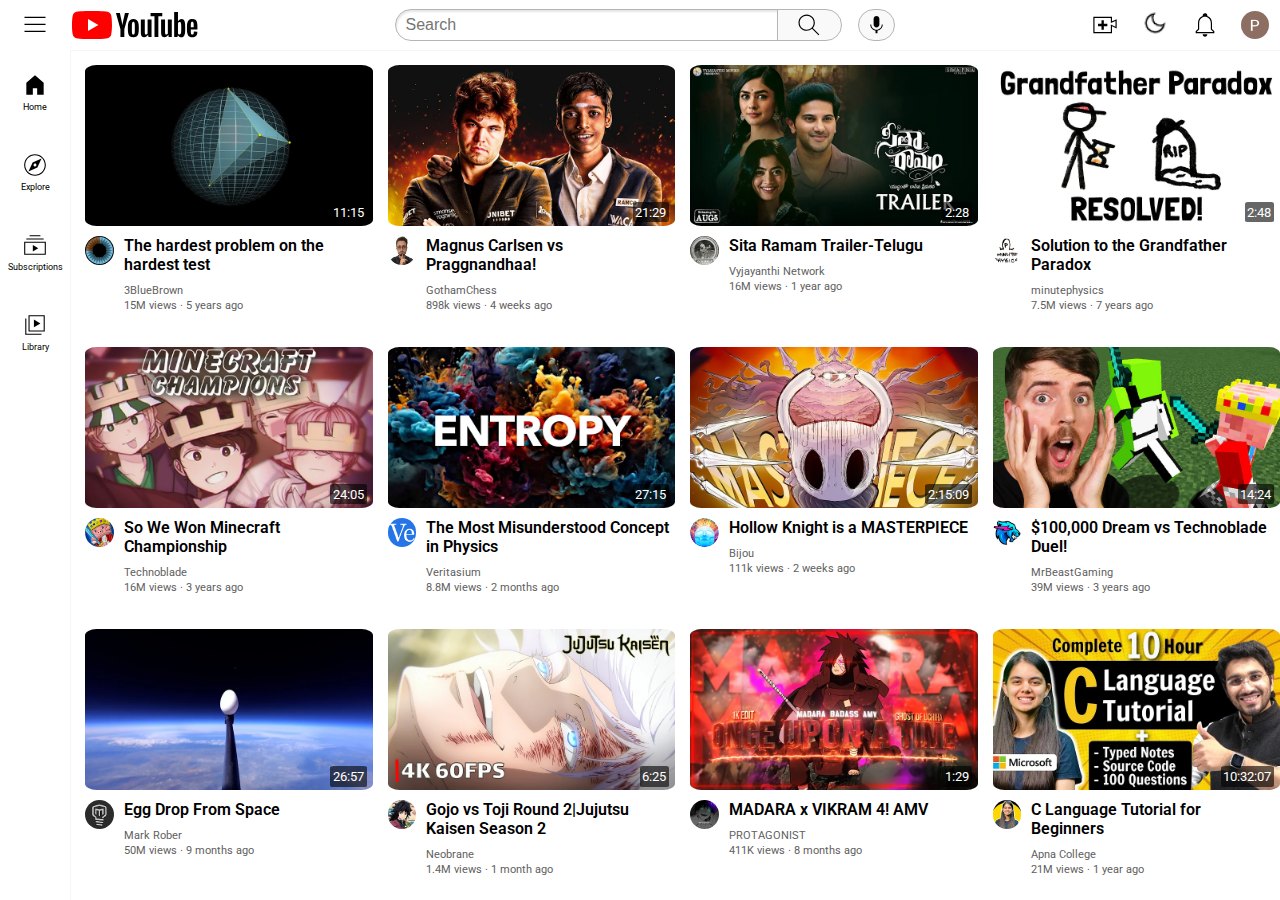
<file: index.html>
<!DOCTYPE html>
<html>
    <head>
        <title>YOUTUBE_MINICLONE_GCP</title>
        <link rel="stylesheet" href="style.css">

        <!--adding roboto font-->
        <link rel="preconnect" href="https://fonts.googleapis.com">
        <link rel="preconnect" href="https://fonts.gstatic.com" crossorigin>
        <link href="https://fonts.googleapis.com/css2?family=Roboto:ital,wght@0,400;0,700;1,400&display=swap" rel="stylesheet">
    </head>
    <body>
        <header class="header">
            <div class="left_part">
                <img class="icon" src="icons/menu.svg">
                <img class="icon" src="icons/youtubelogo.svg">
            </div>
            <div class="middle_part">
                <input type="search" placeholder="Search" class="search_box">
                <button class="search_button">
                    <img class="icon" src="icons/search.svg">
                    <div class="tool_desc">Search</div>
                </button>
                <button class="voice">
                    <img class="voiceicon" src="icons/voice-search-icon.svg">
                </button>
            </div>
            <div class="right_part">
                <div class="right_button">
                    <img class="icon" src="icons/upload.svg">
                    <div class="tool_desc">Create</div>
                </div>
                
                <div class="right_button">
                    <a href="dark_mode.html">
                        <img class="icon" src="icons/night.png">
                    </a>
                    <div class="tool_desc">Dark mode</div>
                </div>
                
                <div class="right_button">
                    <img class="icon" src="icons/notifications.svg">
                    <div class="tool_desc">Notifications</div>
                </div>
                
                <img class="self" src="icons/self.jpg">
            </div>
        </header>

        <nav class="sidebar">
            <div class="sidebar_icons">
                <img src="icons\home.svg">
                <div>Home</div>
            </div>
            <div class="sidebar_icons">
                <img src="icons\explore.svg">
                <div>Explore</div>
            </div>
            <div class="sidebar_icons">
                <img src="icons\subscriptions.svg">
                <div>Subscriptions</div>
            </div>
            <div class="sidebar_icons">
                <img src="icons\library.svg">
                <div>Library</div>
            </div>
        </nav>

        <main class="videos">
            <!-- video 1 -->
            <div class="video">
                <div class="video_thumbnail">
                    <a href="https://youtu.be/OkmNXy7er84?si=Qpxh65M1PzgxPA0c">
                        <img class="video_thumbnail_1" src="thumbnails\1.webp">
                    </a>
                    <div class="video_time">
                        11:15 
                    </div>
                </div>
                
                <div class="video_data">
                    <div class="profile_div">
                        <img  class="video_profile" src="profiles\1.jpg">
                    </div>
                    <div class="video_name">
                        <p class="video_title">
                            The hardest problem on the hardest test
                        </p>
                        <p class="video_channel">
                            3BlueBrown
                        </p>
                        <p class="video_stats">
                            15M views &centerdot; 5 years ago
                        </p>
                    </div>
                </div>
            </div>

            <!-- video 2 -->
            <div class="video">
                <div class="video_thumbnail">
                    <a href="https://youtu.be/Cc707fwzf3o?si=_1nT_8_OkGMysxbe">
                        <img class="video_thumbnail_1" src="thumbnails\2.webp">
                    </a>
                    <div class="video_time">
                        21:29 
                    </div>
                </div>
                
                <div class="video_data">
                    <div class="profile_div">
                        <img  class="video_profile" src="profiles\2.jpg">
                    </div>
                    <div class="video_name">
                        <p class="video_title">
                            Magnus Carlsen vs Praggnandhaa!
                        </p>
                        <p class="video_channel">
                            GothamChess
                        </p>
                        <p class="video_stats">
                            898k views &centerdot; 4 weeks ago
                        </p>
                    </div>
                </div>
            </div>

            <!-- video 3 -->
            <div class="video">
                <div class="video_thumbnail">
                    <a href="https://youtu.be/Ljk6tGZ1l3A?si=wNkJ88TC-1WnaJg4">
                        <img class="video_thumbnail_1" src="thumbnails\3.webp">
                    </a>
                    <div class="video_time">
                        2:28
                    </div>
                </div>
                
                <div class="video_data">
                    <div class="profile_div">
                        <img  class="video_profile" src="profiles\3.jpg">
                    </div>
                    <div class="video_name">
                        <p class="video_title">
                            Sita Ramam Trailer-Telugu
                        </p>
                        <p class="video_channel">
                            Vyjayanthi Network
                        </p>
                        <p class="video_stats">
                            16M views &centerdot; 1 year ago
                        </p>
                    </div>
                </div>
            </div>

            <!-- video 4 -->
            <div class="video">
                <div class="video_thumbnail">
                    <a href="https://youtu.be/XayNKY944lY?si=y464PU31-LaaN86W">
                        <img class="video_thumbnail_1" src="thumbnails\4.webp">
                    </a>
                    <div class="video_time">
                       2:48  
                    </div>
                </div>
                
                <div class="video_data">
                    <div class="profile_div">
                        <img  class="video_profile" src="profiles\4.jpg">
                    </div>
                    <div class="video_name">
                        <p class="video_title">
                            Solution to the Grandfather Paradox
                        </p>
                        <p class="video_channel">
                            minutephysics
                        </p>
                        <p class="video_stats">
                            7.5M views &centerdot; 7 years ago
                        </p>
                    </div>
                </div>
            </div>

            <!-- video 5 -->
            <div class="video">
                <div class="video_thumbnail">
                    <a href="https://youtu.be/bMMYWpS900M?si=SqfY5Xf0gpcBZaSU">
                        <img class="video_thumbnail_1" src="thumbnails\5.webp">
                    </a>
                    <div class="video_time">
                        24:05 
                    </div>
                </div>
                
                <div class="video_data">
                    <div class="profile_div">
                        <img  class="video_profile" src="profiles\5.jpg">
                    </div>
                    <div class="video_name">
                        <p class="video_title">
                            So We Won Minecraft Championship
                        </p>
                        <p class="video_channel">
                            Technoblade
                        </p>
                        <p class="video_stats">
                            16M views &centerdot; 3 years ago
                        </p>
                    </div>
                </div>
            </div>

            <!-- video 6 -->
            <div class="video">
                <div class="video_thumbnail">
                    <a href="https://youtu.be/DxL2HoqLbyA?si=8kurf9PsVDEL27t0">
                        <img class="video_thumbnail_1" src="thumbnails\6.webp">
                    </a>
                    <div class="video_time">
                        27:15
                    </div>
                </div>
                
                <div class="video_data">
                    <div class="profile_div">
                        <img  class="video_profile" src="profiles\6.jpg">
                    </div>
                    <div class="video_name">
                        <p class="video_title">
                            The Most Misunderstood Concept in Physics 
                        </p>
                        <p class="video_channel">
                            Veritasium
                        </p>
                        <p class="video_stats">
                            8.8M views &centerdot; 2 months ago
                        </p>
                    </div>
                </div>
            </div>

            <!-- video 7 -->
            <div class="video">
                <div class="video_thumbnail">
                    <a href="https://youtu.be/cHsQiW1ksbQ?si=mJ-1SPvf3lm2lb2Q">
                        <img class="video_thumbnail_1" src="thumbnails\7.webp">
                    </a>
                    <div class="video_time">
                        2:15:09 
                    </div>
                </div>
                
                <div class="video_data">
                    <div class="profile_div">
                        <img  class="video_profile" src="profiles\7.jpg">
                    </div>
                    <div class="video_name">
                        <p class="video_title">
                            Hollow Knight is a MASTERPIECE
                        </p>
                        <p class="video_channel">
                            Bijou
                        </p>
                        <p class="video_stats">
                            111k views &centerdot; 2 weeks ago
                        </p>
                    </div>
                </div>
            </div>

            <!-- video 8 -->
            <div class="video">
                <div class="video_thumbnail">
                    <a href="https://youtu.be/zVCs9Cug_qM?si=su6KkcesZ8NFlpCd">
                        <img class="video_thumbnail_1" src="thumbnails\8.webp">
                    </a>
                    <div class="video_time">
                        14:24 
                    </div>
                </div>
                
                <div class="video_data">
                    <div class="profile_div">
                        <img  class="video_profile" src="profiles\8.jpg">
                    </div>
                    <div class="video_name">
                        <p class="video_title">
                            $100,000 Dream vs Technoblade Duel!
                        </p>
                        <p class="video_channel">
                            MrBeastGaming
                        </p>
                        <p class="video_stats">
                            39M views &centerdot; 3 years ago
                        </p>
                    </div>
                </div>
            </div>

            <!-- video 9 -->
            <div class="video">
                <div class="video_thumbnail">
                    <a href="https://youtu.be/BYVZh5kqaFg?si=wx5wTVQZ2OaPsbfv">
                        <img class="video_thumbnail_1" src="thumbnails\9.webp">
                    </a>
                    <div class="video_time">
                        26:57 
                    </div>
                </div>
                
                <div class="video_data">
                    <div class="profile_div">
                        <img  class="video_profile" src="profiles\9.jpg">
                    </div>
                    <div class="video_name">
                        <p class="video_title">
                            Egg Drop From Space
                        </p>
                        <p class="video_channel">
                            Mark Rober
                        </p>
                        <p class="video_stats">
                            50M views &centerdot; 9 months ago
                        </p>
                    </div>
                </div>
            </div>

            <!-- video 10 -->
            <div class="video">
                <div class="video_thumbnail">
                    <a href="https://youtu.be/4Jt78n_A7jM?si=bOhTUJfkQQM_B0hy">
                        <img class="video_thumbnail_1" src="thumbnails\10.webp">
                    </a>
                    <div class="video_time">
                        6:25 
                    </div>
                </div>
                
                <div class="video_data">
                    <div class="profile_div">
                        <img  class="video_profile" src="profiles\10.jpg">
                    </div>
                    <div class="video_name">
                        <p class="video_title">
                            Gojo vs Toji Round 2|Jujutsu Kaisen Season 2
                        </p>
                        <p class="video_channel">
                            Neobrane
                        </p>
                        <p class="video_stats">
                            1.4M views &centerdot; 1 month ago
                        </p>
                    </div>
                </div>
            </div>

            <!-- video 11 -->
            <div class="video">
                <div class="video_thumbnail">
                    <a href="https://youtu.be/_ge5lO3DyPU?si=1OJjUhz-YG-aMxQ_">
                        <img class="video_thumbnail_1" src="thumbnails\11.webp">
                    </a>
                    <div class="video_time">
                        1:29 
                    </div>
                </div>
                
                <div class="video_data">
                    <div class="profile_div">
                        <img  class="video_profile" src="profiles\11.jpg">
                    </div>
                    <div class="video_name">
                        <p class="video_title">
                            MADARA x VIKRAM 4! AMV
                        </p>
                        <p class="video_channel">
                            PROTAGONIST
                        </p>
                        <p class="video_stats">
                            411K views &centerdot; 8 months ago
                        </p>
                    </div>
                </div>
            </div>

            <!-- video 12 -->
            <div class="video">
                <div class="video_thumbnail">
                    <a href="https://youtu.be/irqbmMNs2Bo?si=dv8Kfc_JF73qG5-Q">
                        <img class="video_thumbnail_1" src="thumbnails\12.webp">
                    </a>
                    <div class="video_time">
                        10:32:07
                    </div>
                </div>
                
                <div class="video_data">
                    <div class="profile_div">
                        <img  class="video_profile" src="profiles\12.jpg">
                    </div>
                    <div class="video_name">
                        <p class="video_title">
                            C Language Tutorial for Beginners
                        </p>
                        <p class="video_channel">
                            Apna College
                        </p>
                        <p class="video_stats">
                            21M views &centerdot; 1 year ago
                        </p>
                    </div>
                </div>
            </div>
        </main>
    </body>
</html>
</file>
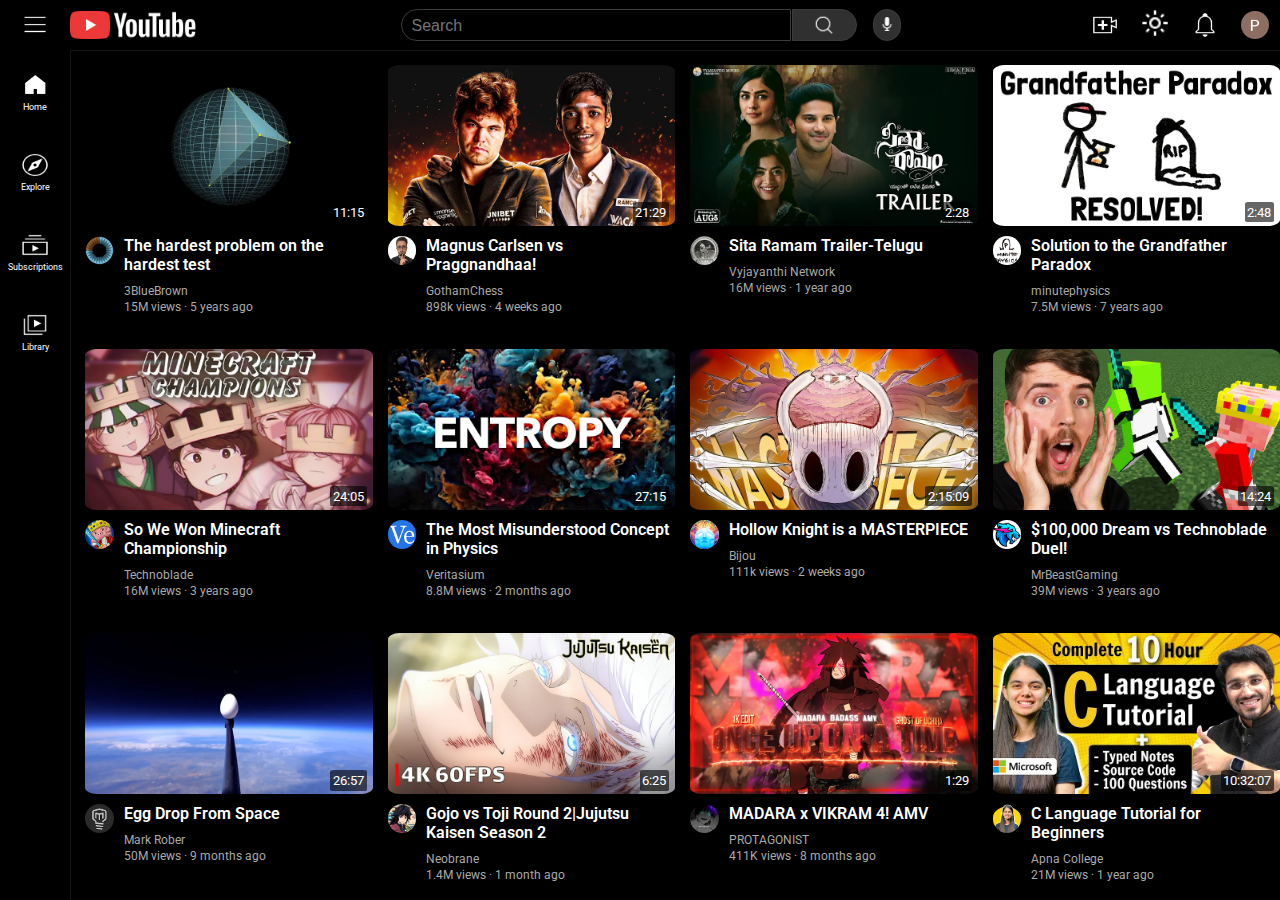
<file: dark_mode.html>
<!DOCTYPE html>
<html>
    <head>
        <title>YOUTUBE_MINICLONE_GCP_DARK</title>
        <link rel="stylesheet" href="dark_styles.css">

        <!--adding roboto font-->
        <link rel="preconnect" href="https://fonts.googleapis.com">
        <link rel="preconnect" href="https://fonts.gstatic.com" crossorigin>
        <link href="https://fonts.googleapis.com/css2?family=Roboto:ital,wght@0,400;0,700;1,400&display=swap" rel="stylesheet">
    </head>
    <body>
        <header class="header">
            <div class="left_part">
                <img class="icon" src="darkicons\menu.png">
                <img class="logoicon" src="icons\darklogo.png">
            </div>
            <div class="middle_part">
                <input type="search" placeholder="Search" class="search_box">
                <button class="search_button">
                    <img class="icon" src="darkicons\search.png">
                    <div class="tool_desc">Search</div>
                </button>
                <button class="voice">
                    <img class="voiceicon" src="darkicons\voice.png">
                </button>
            </div>
            <div class="right_part">
                <div class="right_button">
                    <img class="icon" src="darkicons/upload.png">
                    <div class="tool_desc">Create</div>
                </div>
                
                <div class="right_button">
                    <a href=" https://geeteshpaidi.github.io/youtube_mini_pgc/">
                        <img class="icon" src="darkicons/light.png">
                    </a>
                    <div class="tool_desc">Light mode</div>
                </div>
                
                <div class="right_button">
                    <img class="icon" src="darkicons/notifications.png">
                    <div class="tool_desc">Notifications</div>
                </div>
                
                <img class="self" src="icons/self.jpg">
            </div>
        </header>

        <nav class="sidebar">
            <div class="sidebar_icons">
                <img src="darkicons\home.png">
                <div>Home</div>
            </div>
            <div class="sidebar_icons">
                <img src="darkicons\explore.png">
                <div>Explore</div>
            </div>
            <div class="sidebar_icons">
                <img src="darkicons\subscriptions.png">
                <div>Subscriptions</div>
            </div>
            <div class="sidebar_icons">
                <img src="darkicons\library.png">
                <div>Library</div>
            </div>
        </nav>

        <main class="videos">
            <!-- video 1 -->
            <div class="video">
                <div class="video_thumbnail">
                    <a href="https://youtu.be/OkmNXy7er84?si=Qpxh65M1PzgxPA0c">
                        <img class="video_thumbnail_1" src="thumbnails\1.webp">
                    </a>
                    <div class="video_time">
                        11:15 
                    </div>
                </div>
                
                <div class="video_data">
                    <div class="profile_div">
                        <img  class="video_profile" src="profiles\1.jpg">
                    </div>
                    <div class="video_name">
                        <p class="video_title">
                            The hardest problem on the hardest test
                        </p>
                        <p class="video_channel">
                            3BlueBrown
                        </p>
                        <p class="video_stats">
                            15M views &centerdot; 5 years ago
                        </p>
                    </div>
                </div>
            </div>

            <!-- video 2 -->
            <div class="video">
                <div class="video_thumbnail">
                    <a href="https://youtu.be/Cc707fwzf3o?si=_1nT_8_OkGMysxbe">
                        <img class="video_thumbnail_1" src="thumbnails\2.webp">
                    </a>
                    <div class="video_time">
                        21:29 
                    </div>
                </div>
                
                <div class="video_data">
                    <div class="profile_div">
                        <img  class="video_profile" src="profiles\2.jpg">
                    </div>
                    <div class="video_name">
                        <p class="video_title">
                            Magnus Carlsen vs Praggnandhaa!
                        </p>
                        <p class="video_channel">
                            GothamChess
                        </p>
                        <p class="video_stats">
                            898k views &centerdot; 4 weeks ago
                        </p>
                    </div>
                </div>
            </div>

            <!-- video 3 -->
            <div class="video">
                <div class="video_thumbnail">
                    <a href="https://youtu.be/Ljk6tGZ1l3A?si=wNkJ88TC-1WnaJg4">
                        <img class="video_thumbnail_1" src="thumbnails\3.webp">
                    </a>
                    <div class="video_time">
                        2:28
                    </div>
                </div>
                
                <div class="video_data">
                    <div class="profile_div">
                        <img  class="video_profile" src="profiles\3.jpg">
                    </div>
                    <div class="video_name">
                        <p class="video_title">
                            Sita Ramam Trailer-Telugu
                        </p>
                        <p class="video_channel">
                            Vyjayanthi Network
                        </p>
                        <p class="video_stats">
                            16M views &centerdot; 1 year ago
                        </p>
                    </div>
                </div>
            </div>

            <!-- video 4 -->
            <div class="video">
                <div class="video_thumbnail">
                    <a href="https://youtu.be/XayNKY944lY?si=y464PU31-LaaN86W">
                        <img class="video_thumbnail_1" src="thumbnails\4.webp">
                    </a>
                    <div class="video_time">
                       2:48  
                    </div>
                </div>
                
                <div class="video_data">
                    <div class="profile_div">
                        <img  class="video_profile" src="profiles\4.jpg">
                    </div>
                    <div class="video_name">
                        <p class="video_title">
                            Solution to the Grandfather Paradox
                        </p>
                        <p class="video_channel">
                            minutephysics
                        </p>
                        <p class="video_stats">
                            7.5M views &centerdot; 7 years ago
                        </p>
                    </div>
                </div>
            </div>

            <!-- video 5 -->
            <div class="video">
                <div class="video_thumbnail">
                    <a href="https://youtu.be/bMMYWpS900M?si=SqfY5Xf0gpcBZaSU">
                        <img class="video_thumbnail_1" src="thumbnails\5.webp">
                    </a>
                    <div class="video_time">
                        24:05 
                    </div>
                </div>
                
                <div class="video_data">
                    <div class="profile_div">
                        <img  class="video_profile" src="profiles\5.jpg">
                    </div>
                    <div class="video_name">
                        <p class="video_title">
                            So We Won Minecraft Championship
                        </p>
                        <p class="video_channel">
                            Technoblade
                        </p>
                        <p class="video_stats">
                            16M views &centerdot; 3 years ago
                        </p>
                    </div>
                </div>
            </div>

            <!-- video 6 -->
            <div class="video">
                <div class="video_thumbnail">
                    <a href="https://youtu.be/DxL2HoqLbyA?si=8kurf9PsVDEL27t0">
                        <img class="video_thumbnail_1" src="thumbnails\6.webp">
                    </a>
                    <div class="video_time">
                        27:15
                    </div>
                </div>
                
                <div class="video_data">
                    <div class="profile_div">
                        <img  class="video_profile" src="profiles\6.jpg">
                    </div>
                    <div class="video_name">
                        <p class="video_title">
                            The Most Misunderstood Concept in Physics 
                        </p>
                        <p class="video_channel">
                            Veritasium
                        </p>
                        <p class="video_stats">
                            8.8M views &centerdot; 2 months ago
                        </p>
                    </div>
                </div>
            </div>

            <!-- video 7 -->
            <div class="video">
                <div class="video_thumbnail">
                    <a href="https://youtu.be/cHsQiW1ksbQ?si=mJ-1SPvf3lm2lb2Q">
                        <img class="video_thumbnail_1" src="thumbnails\7.webp">
                    </a>
                    <div class="video_time">
                        2:15:09 
                    </div>
                </div>
                
                <div class="video_data">
                    <div class="profile_div">
                        <img  class="video_profile" src="profiles\7.jpg">
                    </div>
                    <div class="video_name">
                        <p class="video_title">
                            Hollow Knight is a MASTERPIECE
                        </p>
                        <p class="video_channel">
                            Bijou
                        </p>
                        <p class="video_stats">
                            111k views &centerdot; 2 weeks ago
                        </p>
                    </div>
                </div>
            </div>

            <!-- video 8 -->
            <div class="video">
                <div class="video_thumbnail">
                    <a href="https://youtu.be/zVCs9Cug_qM?si=su6KkcesZ8NFlpCd">
                        <img class="video_thumbnail_1" src="thumbnails\8.webp">
                    </a>
                    <div class="video_time">
                        14:24 
                    </div>
                </div>
                
                <div class="video_data">
                    <div class="profile_div">
                        <img  class="video_profile" src="profiles\8.jpg">
                    </div>
                    <div class="video_name">
                        <p class="video_title">
                            $100,000 Dream vs Technoblade Duel!
                        </p>
                        <p class="video_channel">
                            MrBeastGaming
                        </p>
                        <p class="video_stats">
                            39M views &centerdot; 3 years ago
                        </p>
                    </div>
                </div>
            </div>

            <!-- video 9 -->
            <div class="video">
                <div class="video_thumbnail">
                    <a href="https://youtu.be/BYVZh5kqaFg?si=wx5wTVQZ2OaPsbfv">
                        <img class="video_thumbnail_1" src="thumbnails\9.webp">
                    </a>
                    <div class="video_time">
                        26:57 
                    </div>
                </div>
                
                <div class="video_data">
                    <div class="profile_div">
                        <img  class="video_profile" src="profiles\9.jpg">
                    </div>
                    <div class="video_name">
                        <p class="video_title">
                            Egg Drop From Space
                        </p>
                        <p class="video_channel">
                            Mark Rober
                        </p>
                        <p class="video_stats">
                            50M views &centerdot; 9 months ago
                        </p>
                    </div>
                </div>
            </div>

            <!-- video 10 -->
            <div class="video">
                <div class="video_thumbnail">
                    <a href="https://youtu.be/4Jt78n_A7jM?si=bOhTUJfkQQM_B0hy">
                        <img class="video_thumbnail_1" src="thumbnails\10.webp">
                    </a>
                    <div class="video_time">
                        6:25 
                    </div>
                </div>
                
                <div class="video_data">
                    <div class="profile_div">
                        <img  class="video_profile" src="profiles\10.jpg">
                    </div>
                    <div class="video_name">
                        <p class="video_title">
                            Gojo vs Toji Round 2|Jujutsu Kaisen Season 2
                        </p>
                        <p class="video_channel">
                            Neobrane
                        </p>
                        <p class="video_stats">
                            1.4M views &centerdot; 1 month ago
                        </p>
                    </div>
                </div>
            </div>

            <!-- video 11 -->
            <div class="video">
                <div class="video_thumbnail">
                    <a href="https://youtu.be/_ge5lO3DyPU?si=1OJjUhz-YG-aMxQ_">
                        <img class="video_thumbnail_1" src="thumbnails\11.webp">
                    </a>
                    <div class="video_time">
                        1:29 
                    </div>
                </div>
                
                <div class="video_data">
                    <div class="profile_div">
                        <img  class="video_profile" src="profiles\11.jpg">
                    </div>
                    <div class="video_name">
                        <p class="video_title">
                            MADARA x VIKRAM 4! AMV
                        </p>
                        <p class="video_channel">
                            PROTAGONIST
                        </p>
                        <p class="video_stats">
                            411K views &centerdot; 8 months ago
                        </p>
                    </div>
                </div>
            </div>

            <!-- video 12 -->
            <div class="video">
                <div class="video_thumbnail">
                    <a href="https://youtu.be/irqbmMNs2Bo?si=dv8Kfc_JF73qG5-Q">
                        <img class="video_thumbnail_1" src="thumbnails\12.webp">
                    </a>
                    <div class="video_time">
                        10:32:07
                    </div>
                </div>
                
                <div class="video_data">
                    <div class="profile_div">
                        <img  class="video_profile" src="profiles\12.jpg">
                    </div>
                    <div class="video_name">
                        <p class="video_title">
                            C Language Tutorial for Beginners
                        </p>
                        <p class="video_channel">
                            Apna College
                        </p>
                        <p class="video_stats">
                            21M views &centerdot; 1 year ago
                        </p>
                    </div>
                </div>
            </div>
        </main>
    </body>
</html>
</file>
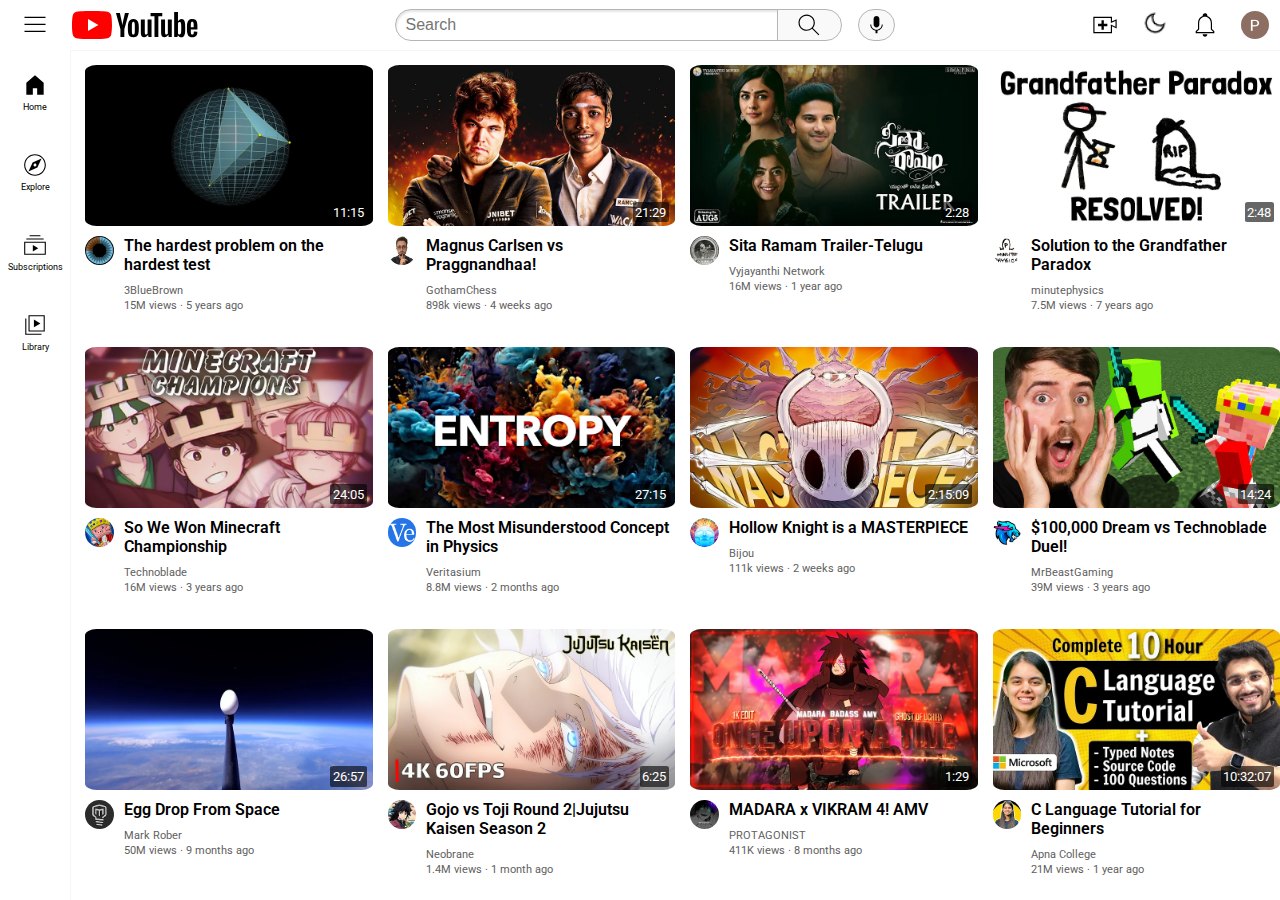
<file: youtube_miniclone.html>
<!DOCTYPE html>
<html>
    <head>
        <title>YOUTUBE_MINICLONE_GCP</title>
        <link rel="stylesheet" href="style.css">

        <!--adding roboto font-->
        <link rel="preconnect" href="https://fonts.googleapis.com">
        <link rel="preconnect" href="https://fonts.gstatic.com" crossorigin>
        <link href="https://fonts.googleapis.com/css2?family=Roboto:ital,wght@0,400;0,700;1,400&display=swap" rel="stylesheet">
    </head>
    <body>
        <header class="header">
            <div class="left_part">
                <img class="icon" src="icons/menu.svg">
                <img class="icon" src="icons/youtubelogo.svg">
            </div>
            <div class="middle_part">
                <input type="search" placeholder="Search" class="search_box">
                <button class="search_button">
                    <img class="icon" src="icons/search.svg">
                    <div class="tool_desc">Search</div>
                </button>
                <button class="voice">
                    <img class="voiceicon" src="icons/voice-search-icon.svg">
                </button>
            </div>
            <div class="right_part">
                <div class="right_button">
                    <img class="icon" src="icons/upload.svg">
                    <div class="tool_desc">Create</div>
                </div>
                
                <div class="right_button">
                    <a href="dark_mode.html">
                        <img class="icon" src="icons/night.png">
                    </a>
                    <div class="tool_desc">Dark mode</div>
                </div>
                
                <div class="right_button">
                    <img class="icon" src="icons/notifications.svg">
                    <div class="tool_desc">Notifications</div>
                </div>
                
                <img class="self" src="icons/self.jpg">
            </div>
        </header>

        <nav class="sidebar">
            <div class="sidebar_icons">
                <img src="icons\home.svg">
                <div>Home</div>
            </div>
            <div class="sidebar_icons">
                <img src="icons\explore.svg">
                <div>Explore</div>
            </div>
            <div class="sidebar_icons">
                <img src="icons\subscriptions.svg">
                <div>Subscriptions</div>
            </div>
            <div class="sidebar_icons">
                <img src="icons\library.svg">
                <div>Library</div>
            </div>
        </nav>

        <main class="videos">
            <!-- video 1 -->
            <div class="video">
                <div class="video_thumbnail">
                    <a href="https://youtu.be/OkmNXy7er84?si=Qpxh65M1PzgxPA0c">
                        <img class="video_thumbnail_1" src="thumbnails\1.webp">
                    </a>
                    <div class="video_time">
                        11:15 
                    </div>
                </div>
                
                <div class="video_data">
                    <div class="profile_div">
                        <img  class="video_profile" src="profiles\1.jpg">
                    </div>
                    <div class="video_name">
                        <p class="video_title">
                            The hardest problem on the hardest test
                        </p>
                        <p class="video_channel">
                            3BlueBrown
                        </p>
                        <p class="video_stats">
                            15M views &centerdot; 5 years ago
                        </p>
                    </div>
                </div>
            </div>

            <!-- video 2 -->
            <div class="video">
                <div class="video_thumbnail">
                    <a href="https://youtu.be/Cc707fwzf3o?si=_1nT_8_OkGMysxbe">
                        <img class="video_thumbnail_1" src="thumbnails\2.webp">
                    </a>
                    <div class="video_time">
                        21:29 
                    </div>
                </div>
                
                <div class="video_data">
                    <div class="profile_div">
                        <img  class="video_profile" src="profiles\2.jpg">
                    </div>
                    <div class="video_name">
                        <p class="video_title">
                            Magnus Carlsen vs Praggnandhaa!
                        </p>
                        <p class="video_channel">
                            GothamChess
                        </p>
                        <p class="video_stats">
                            898k views &centerdot; 4 weeks ago
                        </p>
                    </div>
                </div>
            </div>

            <!-- video 3 -->
            <div class="video">
                <div class="video_thumbnail">
                    <a href="https://youtu.be/Ljk6tGZ1l3A?si=wNkJ88TC-1WnaJg4">
                        <img class="video_thumbnail_1" src="thumbnails\3.webp">
                    </a>
                    <div class="video_time">
                        2:28
                    </div>
                </div>
                
                <div class="video_data">
                    <div class="profile_div">
                        <img  class="video_profile" src="profiles\3.jpg">
                    </div>
                    <div class="video_name">
                        <p class="video_title">
                            Sita Ramam Trailer-Telugu
                        </p>
                        <p class="video_channel">
                            Vyjayanthi Network
                        </p>
                        <p class="video_stats">
                            16M views &centerdot; 1 year ago
                        </p>
                    </div>
                </div>
            </div>

            <!-- video 4 -->
            <div class="video">
                <div class="video_thumbnail">
                    <a href="https://youtu.be/XayNKY944lY?si=y464PU31-LaaN86W">
                        <img class="video_thumbnail_1" src="thumbnails\4.webp">
                    </a>
                    <div class="video_time">
                       2:48  
                    </div>
                </div>
                
                <div class="video_data">
                    <div class="profile_div">
                        <img  class="video_profile" src="profiles\4.jpg">
                    </div>
                    <div class="video_name">
                        <p class="video_title">
                            Solution to the Grandfather Paradox
                        </p>
                        <p class="video_channel">
                            minutephysics
                        </p>
                        <p class="video_stats">
                            7.5M views &centerdot; 7 years ago
                        </p>
                    </div>
                </div>
            </div>

            <!-- video 5 -->
            <div class="video">
                <div class="video_thumbnail">
                    <a href="https://youtu.be/bMMYWpS900M?si=SqfY5Xf0gpcBZaSU">
                        <img class="video_thumbnail_1" src="thumbnails\5.webp">
                    </a>
                    <div class="video_time">
                        24:05 
                    </div>
                </div>
                
                <div class="video_data">
                    <div class="profile_div">
                        <img  class="video_profile" src="profiles\5.jpg">
                    </div>
                    <div class="video_name">
                        <p class="video_title">
                            So We Won Minecraft Championship
                        </p>
                        <p class="video_channel">
                            Technoblade
                        </p>
                        <p class="video_stats">
                            16M views &centerdot; 3 years ago
                        </p>
                    </div>
                </div>
            </div>

            <!-- video 6 -->
            <div class="video">
                <div class="video_thumbnail">
                    <a href="https://youtu.be/DxL2HoqLbyA?si=8kurf9PsVDEL27t0">
                        <img class="video_thumbnail_1" src="thumbnails\6.webp">
                    </a>
                    <div class="video_time">
                        27:15
                    </div>
                </div>
                
                <div class="video_data">
                    <div class="profile_div">
                        <img  class="video_profile" src="profiles\6.jpg">
                    </div>
                    <div class="video_name">
                        <p class="video_title">
                            The Most Misunderstood Concept in Physics 
                        </p>
                        <p class="video_channel">
                            Veritasium
                        </p>
                        <p class="video_stats">
                            8.8M views &centerdot; 2 months ago
                        </p>
                    </div>
                </div>
            </div>

            <!-- video 7 -->
            <div class="video">
                <div class="video_thumbnail">
                    <a href="https://youtu.be/cHsQiW1ksbQ?si=mJ-1SPvf3lm2lb2Q">
                        <img class="video_thumbnail_1" src="thumbnails\7.webp">
                    </a>
                    <div class="video_time">
                        2:15:09 
                    </div>
                </div>
                
                <div class="video_data">
                    <div class="profile_div">
                        <img  class="video_profile" src="profiles\7.jpg">
                    </div>
                    <div class="video_name">
                        <p class="video_title">
                            Hollow Knight is a MASTERPIECE
                        </p>
                        <p class="video_channel">
                            Bijou
                        </p>
                        <p class="video_stats">
                            111k views &centerdot; 2 weeks ago
                        </p>
                    </div>
                </div>
            </div>

            <!-- video 8 -->
            <div class="video">
                <div class="video_thumbnail">
                    <a href="https://youtu.be/zVCs9Cug_qM?si=su6KkcesZ8NFlpCd">
                        <img class="video_thumbnail_1" src="thumbnails\8.webp">
                    </a>
                    <div class="video_time">
                        14:24 
                    </div>
                </div>
                
                <div class="video_data">
                    <div class="profile_div">
                        <img  class="video_profile" src="profiles\8.jpg">
                    </div>
                    <div class="video_name">
                        <p class="video_title">
                            $100,000 Dream vs Technoblade Duel!
                        </p>
                        <p class="video_channel">
                            MrBeastGaming
                        </p>
                        <p class="video_stats">
                            39M views &centerdot; 3 years ago
                        </p>
                    </div>
                </div>
            </div>

            <!-- video 9 -->
            <div class="video">
                <div class="video_thumbnail">
                    <a href="https://youtu.be/BYVZh5kqaFg?si=wx5wTVQZ2OaPsbfv">
                        <img class="video_thumbnail_1" src="thumbnails\9.webp">
                    </a>
                    <div class="video_time">
                        26:57 
                    </div>
                </div>
                
                <div class="video_data">
                    <div class="profile_div">
                        <img  class="video_profile" src="profiles\9.jpg">
                    </div>
                    <div class="video_name">
                        <p class="video_title">
                            Egg Drop From Space
                        </p>
                        <p class="video_channel">
                            Mark Rober
                        </p>
                        <p class="video_stats">
                            50M views &centerdot; 9 months ago
                        </p>
                    </div>
                </div>
            </div>

            <!-- video 10 -->
            <div class="video">
                <div class="video_thumbnail">
                    <a href="https://youtu.be/4Jt78n_A7jM?si=bOhTUJfkQQM_B0hy">
                        <img class="video_thumbnail_1" src="thumbnails\10.webp">
                    </a>
                    <div class="video_time">
                        6:25 
                    </div>
                </div>
                
                <div class="video_data">
                    <div class="profile_div">
                        <img  class="video_profile" src="profiles\10.jpg">
                    </div>
                    <div class="video_name">
                        <p class="video_title">
                            Gojo vs Toji Round 2|Jujutsu Kaisen Season 2
                        </p>
                        <p class="video_channel">
                            Neobrane
                        </p>
                        <p class="video_stats">
                            1.4M views &centerdot; 1 month ago
                        </p>
                    </div>
                </div>
            </div>

            <!-- video 11 -->
            <div class="video">
                <div class="video_thumbnail">
                    <a href="https://youtu.be/_ge5lO3DyPU?si=1OJjUhz-YG-aMxQ_">
                        <img class="video_thumbnail_1" src="thumbnails\11.webp">
                    </a>
                    <div class="video_time">
                        1:29 
                    </div>
                </div>
                
                <div class="video_data">
                    <div class="profile_div">
                        <img  class="video_profile" src="profiles\11.jpg">
                    </div>
                    <div class="video_name">
                        <p class="video_title">
                            MADARA x VIKRAM 4! AMV
                        </p>
                        <p class="video_channel">
                            PROTAGONIST
                        </p>
                        <p class="video_stats">
                            411K views &centerdot; 8 months ago
                        </p>
                    </div>
                </div>
            </div>

            <!-- video 12 -->
            <div class="video">
                <div class="video_thumbnail">
                    <a href="https://youtu.be/irqbmMNs2Bo?si=dv8Kfc_JF73qG5-Q">
                        <img class="video_thumbnail_1" src="thumbnails\12.webp">
                    </a>
                    <div class="video_time">
                        10:32:07
                    </div>
                </div>
                
                <div class="video_data">
                    <div class="profile_div">
                        <img  class="video_profile" src="profiles\12.jpg">
                    </div>
                    <div class="video_name">
                        <p class="video_title">
                            C Language Tutorial for Beginners
                        </p>
                        <p class="video_channel">
                            Apna College
                        </p>
                        <p class="video_stats">
                            21M views &centerdot; 1 year ago
                        </p>
                    </div>
                </div>
            </div>
        </main>
    </body>
</html>
</file>
<file: style.css>
/* GENERAL CONTENT STYLES */

body{
    margin: 0px;
    font-family: Roboto , Arial;
    padding-top: 65px;
    padding-left: 85px;
}
p{
    margin: 0px;
    font-size: 0.7rem;
}

/* HEADER STYLES */

.header{
    height: 50px;
    display: flex;
    flex-direction: row;
    justify-content: space-between;

    /* making the header float */
    position: fixed;
    top: 0;
    left: 0;
    right: 0;

    background-color: white;
    border-bottom: 1px solid rgb(245 , 245 , 245);

    z-index: 1;
}
.icon{
    height: 28px;
    cursor: pointer;
}
.left_part{
    margin-left: 9px;
    width: 200px;
    margin-right: 50px;
    display: flex;
    justify-content: space-around;
    align-items: center;
    flex-shrink: 0;
}
.middle_part{
    flex: 1;
    max-width: 500px;
    display: flex;
    align-items: center;
}
button{
    height: 32px;
    border: 1px solid rgb(181, 181, 181);
    background-color: rgb(249, 249, 249);
    border-top-right-radius: 50px;
    border-bottom-right-radius: 50px;
}
.search_box {
    flex: 1;
    height: 32px;
    padding-left: 10px;
    border: 1px solid rgb(181, 181, 181);
    border-radius: 50px;
    margin-right: -1px;
    border-top-right-radius: 0;
    border-bottom-right-radius: 0;
    box-shadow: inset 1px 2px 2px rgba(0,0,0,0.1);
    /* to remove the default width of search box */
    width: 0;
}
.search_button .tool_desc{
    background-color: rgb(150, 150, 150);
    color: white;
    padding: 8px;
    font-size: 82%;
    border-radius: 5px;
    opacity: 0;
}
.search_button:hover .tool_desc{
    opacity: 1;
    transition: 0.3s;
}
.search_box::placeholder{
    /* pseudoclass for placeholder */
    font-size: 16px;
    margin-top: 4px;
    margin-left: 10px;
}
.voice{
    border-radius: 100px;
    margin-left: 16px;
}
.voiceicon{
    margin-top: 2px;
    cursor: pointer;
    height: 23px;
}
.right_part{
    width: 200px;
    margin-left: 50px;
    display: flex;
    justify-content: space-around;
    align-items: center;
    flex-shrink: 0;
}
.right_part img:hover{
    background-color: rgb(240 , 240 , 240);
    transition: 0.3s;
    border-radius: 40%;
}
.right_button{
    display: flex;
    flex-direction: column;
    align-items: center;
    position: relative;
}
.right_button .tool_desc{
    position: absolute;
    top: 130%;
    font-size: 70%;
    background-color: rgb(150, 150, 150);
    color: white;
    padding: 7px;
    border-radius: 5px;
    opacity: 0;
    pointer-events: none;
    white-space: nowrap;
}
.right_button:hover .tool_desc{
    opacity: 1;
    transition: 0.3s;
}
.self{
    height: 28px;
    cursor: pointer;
    border-radius: 100px;
}

/* SIDEBAR STYLES */

.sidebar{
    position: fixed;
    top: 50px;
    left: 0px;
    bottom: 0px;
    width: 70px;
    background-color: white;

    border-top: 1px solid white;
    border-right: 1px solid rgb(245 , 245 , 245);

    z-index: 1;
}
.sidebar_icons{
    height: 75px;
    display: flex;
    flex-direction: column;
    justify-content: center;
    align-items: center;
    border-radius: 6px;
    margin-bottom: 5px;
}
.sidebar_icons img{
    height: 26px;
    cursor: pointer;
}
.sidebar_icons:hover{
    background-color: rgb(240 , 240 , 240);
    transition: 0.3s;
}
.sidebar_icons img{
    width: 30px;
}
.sidebar div{
    margin-top: 3px;
    font-family: Roboto , Arial;
    font-size: 76%;
}

/* VIDEO STYLES */

.videos{
    display: grid;
    grid-template-columns: 1fr 1fr 1fr 1fr;
    column-gap: 15px;
    row-gap: 35px;
}
@media(max-width: 1200px){
    /* screensize adjustment */
    .videos{
        grid-template-columns: 1fr 1fr 1fr;
    }
}
@media(max-width: 850px){
    .videos{
        grid-template-columns: 1fr 1fr;
    }
}
@media(max-width: 580px){
    .videos{
        grid-template-columns: 1fr;
    }
}
.video_thumbnail{
    position: relative;
}
.video_time{
    position: absolute;
    right: 2%;
    bottom: 8%;
    background-color: rgba(0,0,0,0.6);
    color: white;
    font-size: 80%;
    text-align: center;
    padding: 1%;
    border-radius: 9%;
}
.video_thumbnail_1{
    width: 100%;
    margin-bottom: 2%;
    border-radius: 4%;
    cursor: pointer;
}
.video_data{
    display: flex;
    flex-direction: row;
}
.video_name{
    width: 85%;
}
.profile_div{
    width: 10%;
    margin-right: 10px;
}
.video_profile{
    width: 100%;
    margin-bottom: 10px;
    border-radius: 100px;
}
.video_title{
    font-weight: 600;
    font-size: 100%;
    margin-bottom: 10px;
}
.video_channel{
    margin-bottom: 2px;
    color: rgb(96, 96, 96);
}
.video_stats{
    color: rgb(96, 96, 96);
}
</file>
<file: dark_styles.css>
/* GENERAL CONTENT STYLES */

body{
    margin: 0px;
    font-family: Roboto , Arial;
    padding-top: 65px;
    padding-left: 85px;
    background-color: black;
}
p{
    color: white;
    margin: 0px;
    font-size: 0.75rem;
}

/* HEADER STYLES */

.header{
    height: 50px;
    display: flex;
    flex-direction: row;
    justify-content: space-between;

    /* making the header float */
    position: fixed;
    top: 0;
    left: 0;
    right: 0;

    background-color: black;
    border-bottom: 1px solid rgb(20 , 20 , 20);

    z-index: 1;
}
.icon{
    height: 28px;
    cursor: pointer;
}
.left_part{
    margin-left:21px;
    width: 200px;
    margin-right: 50px;
    display: flex;
    /* justify-content: space-around; */
    align-items: center;
    flex-shrink: 0;
}
.logoicon{
    margin-left: 21px;
    height: 28px;
    cursor: pointer;
}
.middle_part{
    flex: 1;
    max-width: 500px;
    display: flex;
    align-items: center;
}
button{
    height: 32px;
    border: 1px solid rgb(60 , 60 , 60);
    background-color: rgb(48, 48, 48);
    border-top-right-radius:50px;
    border-bottom-right-radius: 50px;
}
.search_box {
    flex: 1;
    color: white;
    height: 32px;
    padding-top: 3px;
    padding-left: 10px;
    background-color: black;
    border: 1px solid rgb(60 , 60 , 60);
    margin-right: 1px;
    border-radius: 50px;
    border-top-right-radius: 0;
    border-bottom-right-radius: 0;
    box-shadow: inset 1px 2px 2px rgba(0,0,0,0.1);
    /* to remove the default width of search box */
    width: 0;
}
.search_button .tool_desc{
    background-color: rgb(150, 150, 150);
    color: white;
    padding: 8px;
    font-size: 82%;
    border-radius: 5px;
    opacity: 0;
}
.search_button:hover .tool_desc{
    opacity: 1;
    transition: 0.3s;
}
.search_box::placeholder{
    /* pseudoclass for placeholder */
    font-size: 16px;
    font-weight: 510;
}
.voice{
    border-radius: 100px;
    margin-left: 16px;
}
.voiceicon{
    margin-top: 1px;
    cursor: pointer;
    height: 14px;
}
.right_part{
    width: 200px;
    margin-left: 50px;
    display: flex;
    justify-content: space-around;
    align-items: center;
    flex-shrink: 0;
}
.right_part img:hover{
    background-color: rgb(48, 48, 48);
    transition: 0.3s;
    border-radius: 10%;
}
.right_button{
    display: flex;
    flex-direction: column;
    align-items: center;
    position: relative;
}
.right_button .tool_desc{
    position: absolute;
    top: 130%;
    font-size: 70%;
    background-color: rgb(150, 150, 150);
    color: white;
    padding: 7px;
    border-radius: 5px;
    opacity: 0;
    pointer-events: none;
    white-space: nowrap;
}
.right_button:hover .tool_desc{
    opacity: 1;
    transition: 0.3s;
}
.self{
    height: 28px;
    cursor: pointer;
    border-radius: 100px;
}

/* SIDEBAR STYLES */

.sidebar{
    position: fixed;
    top: 50px;
    left: 0px;
    bottom: 0px;
    width: 70px;
    background-color: black;

    border-top: 1px solid black;
    border-right: 1px solid rgb(20 , 20 , 20);

    z-index: 1;
}
.sidebar_icons{
    height: 75px;
    display: flex;
    flex-direction: column;
    justify-content: center;
    align-items: center;
    border-radius: 6px;
    margin-bottom: 5px;
}
.sidebar_icons img{
    height: 26px;
    cursor: pointer;
}
.sidebar_icons:hover{
    background-color: rgb(48, 48, 48);
    transition: 0.3s;
}
.sidebar_icons img{
    width: 30px;
}
.sidebar div{
    margin-top: 3px;
    font-family: Roboto , Arial;
    font-size: 76%;
    color: white;
}

/* VIDEO STYLES */

.videos{
    display: grid;
    grid-template-columns: 1fr 1fr 1fr 1fr;
    column-gap: 15px;
    row-gap: 35px;
}
@media(max-width: 1200px){
    /* screensize adjustment */
    .videos{
        grid-template-columns: 1fr 1fr 1fr;
    }
}
@media(max-width: 850px){
    .videos{
        grid-template-columns: 1fr 1fr;
    }
}
@media(max-width: 580px){
    .videos{
        grid-template-columns: 1fr;
    }
}
.video_thumbnail{
    position: relative;
}
.video_time{
    position: absolute;
    right: 2%;
    bottom: 8%;
    background-color: rgba(0,0,0,0.6);
    color: white;
    font-size: 80%;
    text-align: center;
    padding: 1%;
    border-radius: 9%;
}
.video_thumbnail_1{
    width: 100%;
    margin-bottom: 2%;
    border-radius: 4%;
    cursor: pointer;
}
.video_data{
    display: flex;
    flex-direction: row;
}
.video_name{
    width: 85%;
}
.profile_div{
    width: 10%;
    margin-right: 10px;
}
.video_profile{
    width: 100%;
    margin-bottom: 10px;
    border-radius: 100px;
}
.video_title{
    font-weight: 600;
    font-size: 100%;
    margin-bottom: 10px;
}
.video_channel{
    margin-bottom: 2px;
    color: rgb(170, 170, 170);
}
.video_stats{
    color: rgb(170, 170, 170);
}
</file>
